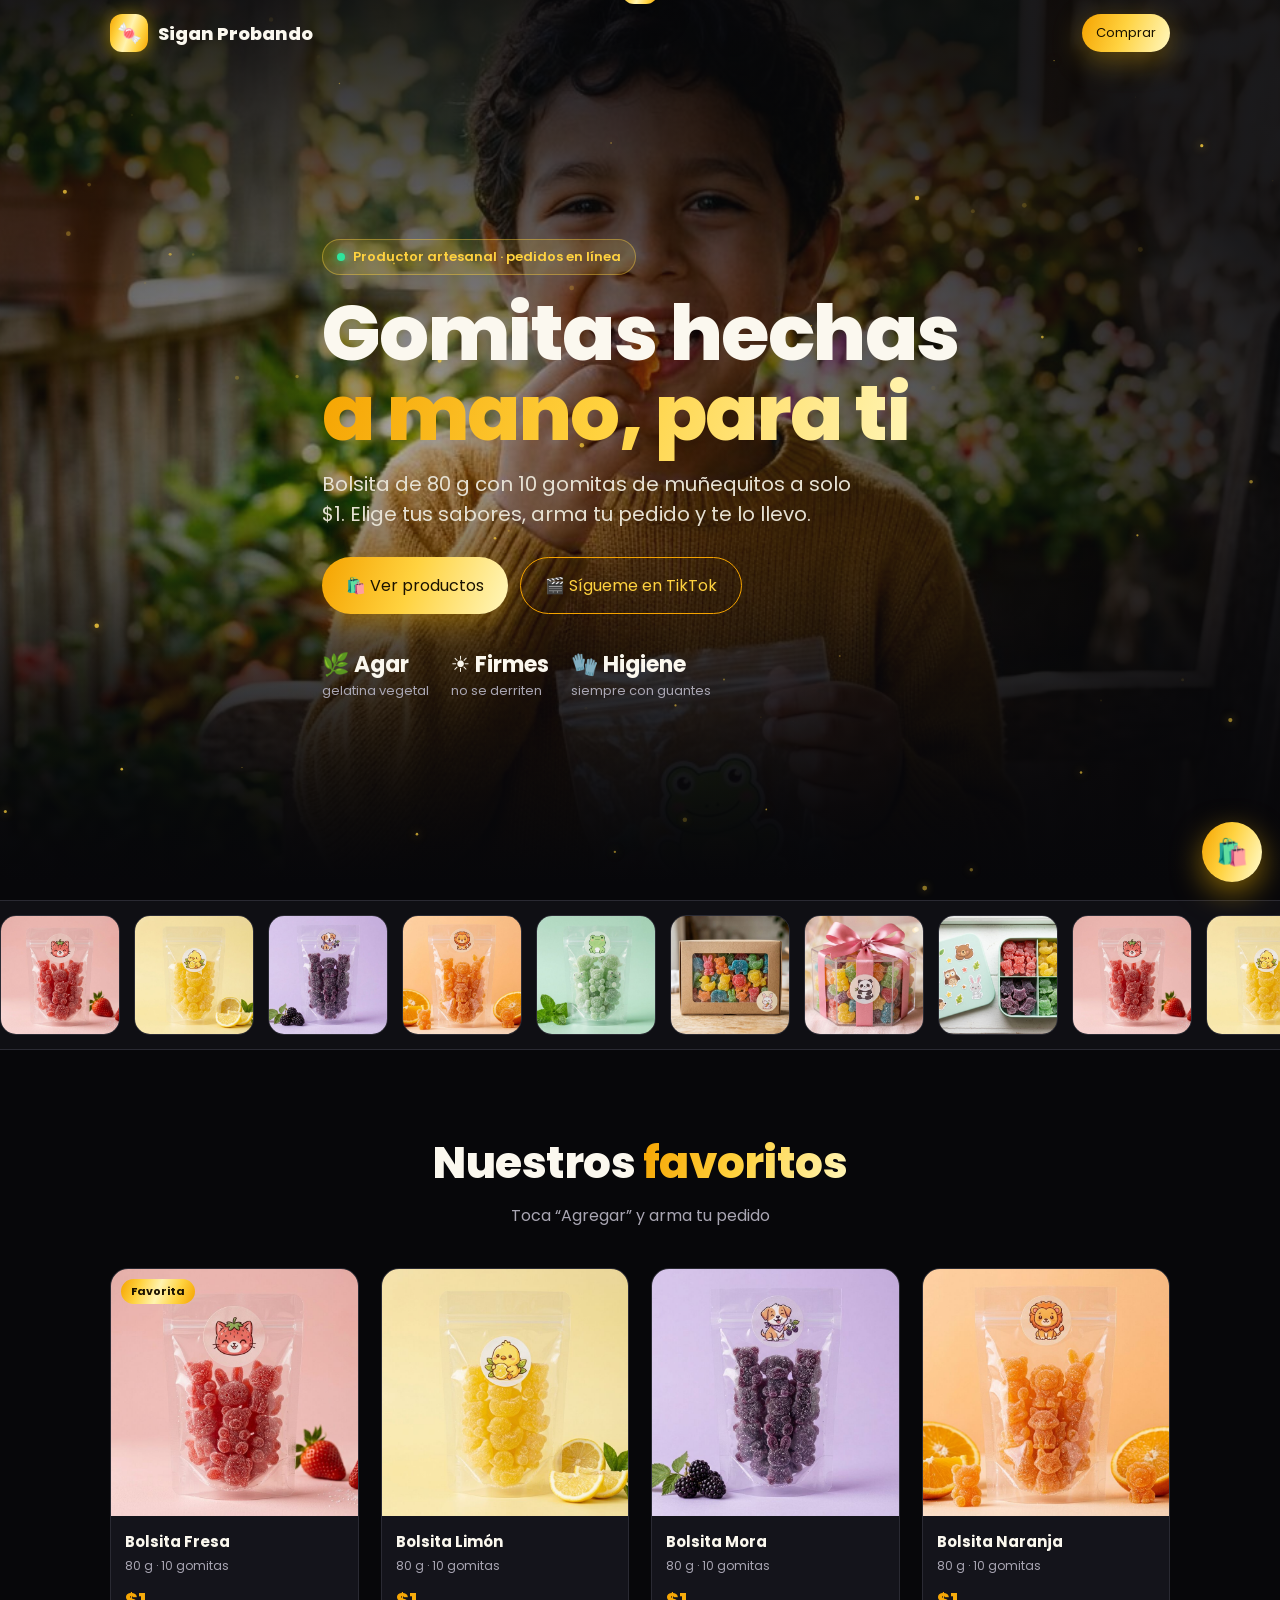
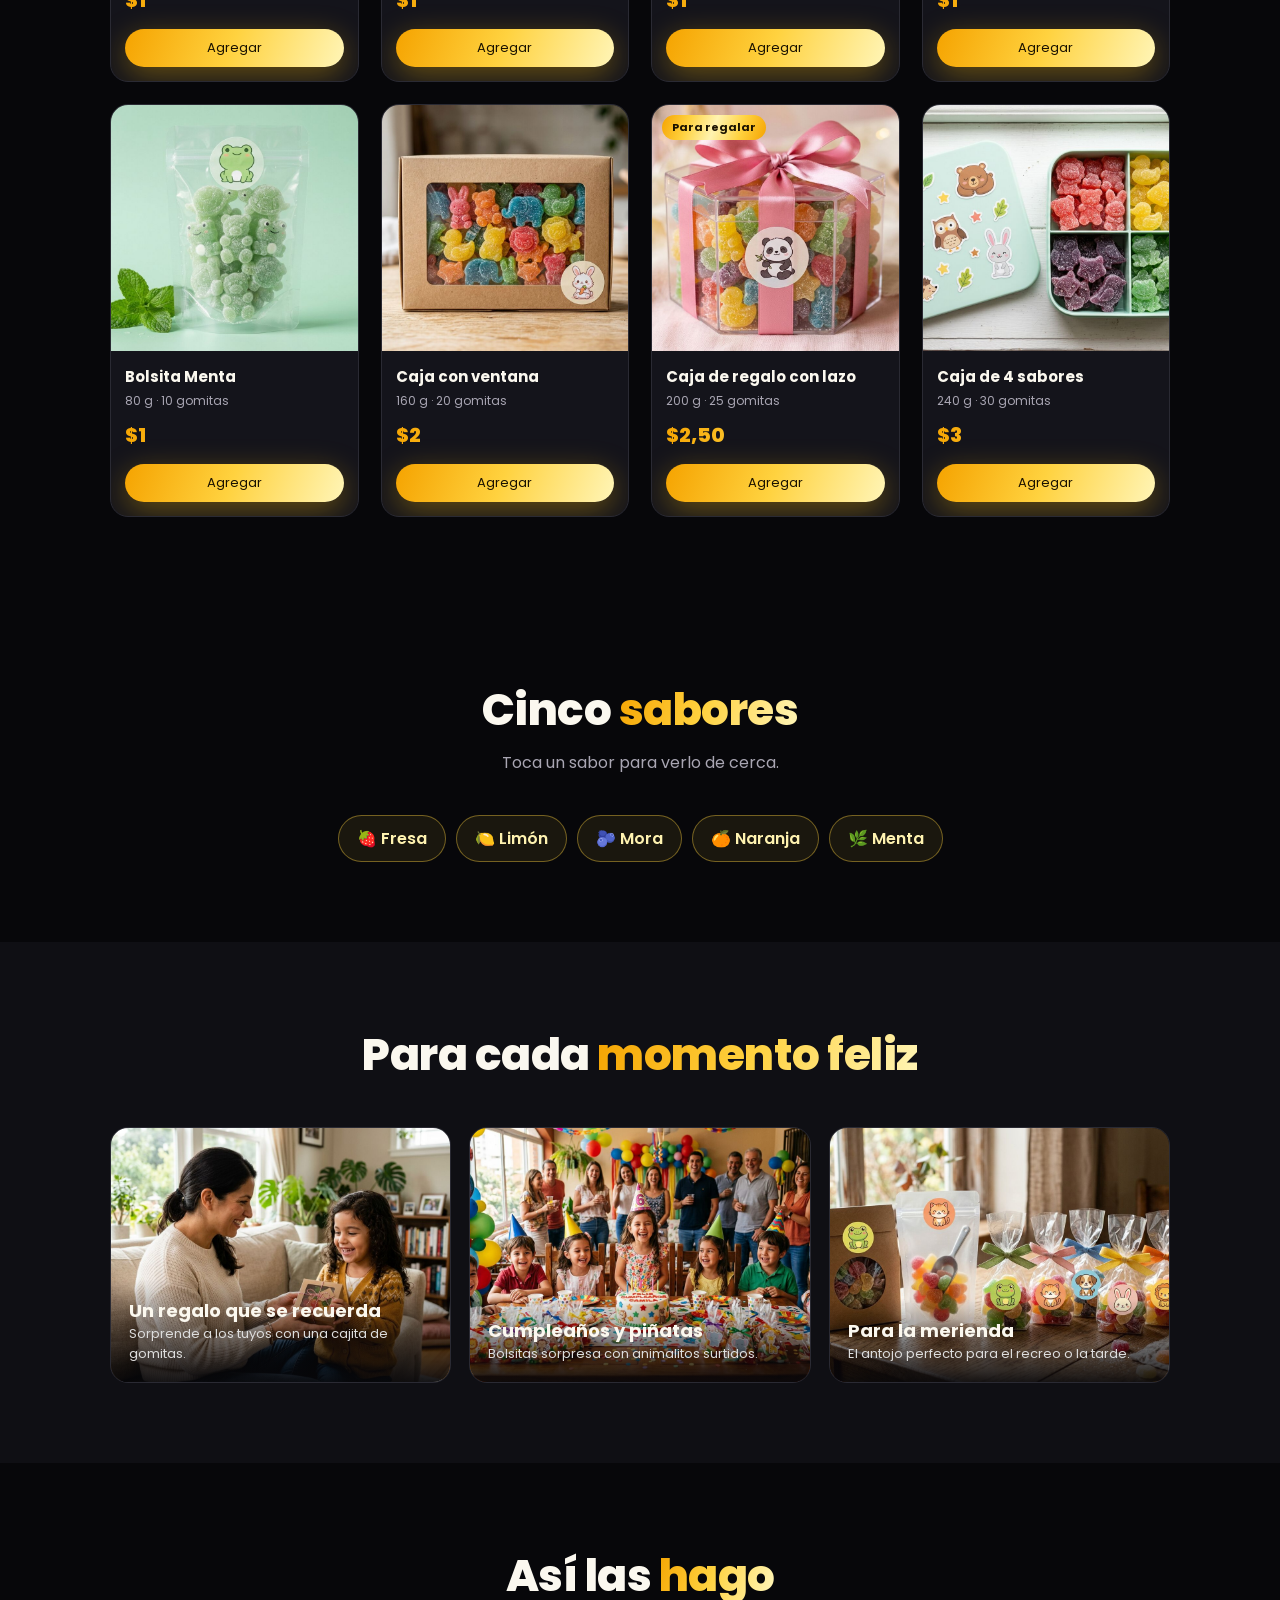
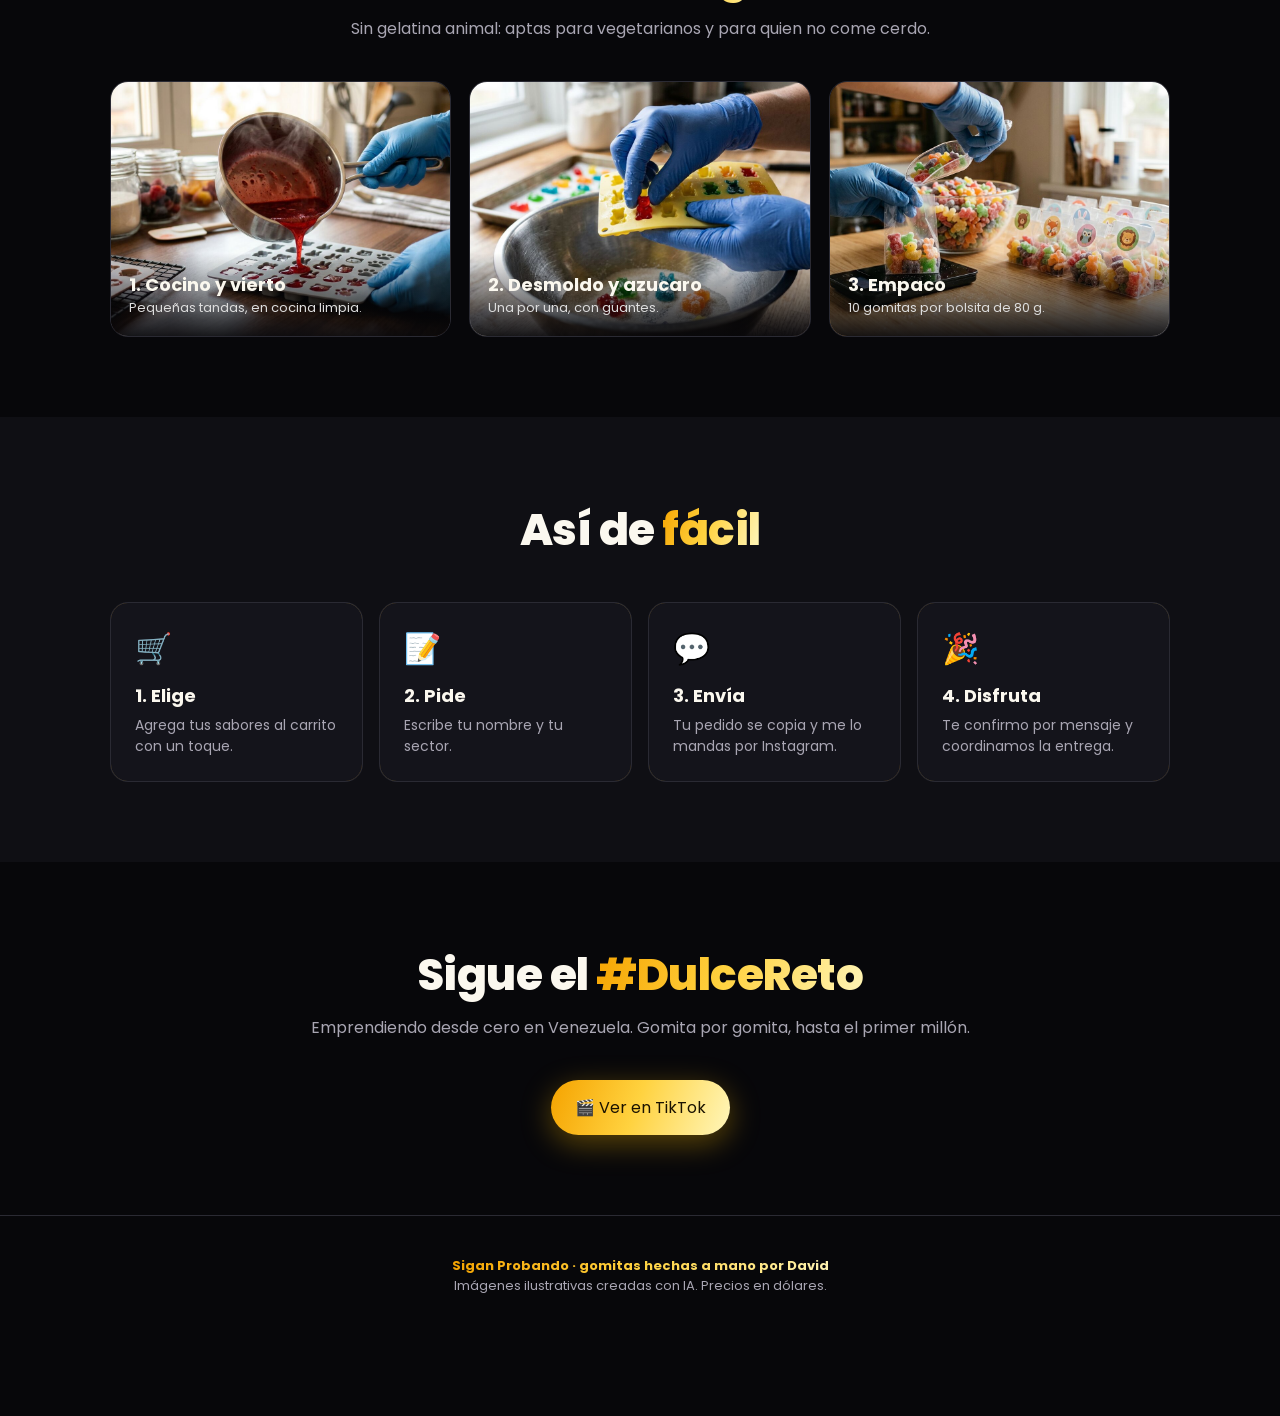
<file: gomitas/index.html>
<!DOCTYPE html>
<html lang="es">
<head>
<meta charset="UTF-8"><meta name="viewport" content="width=device-width,initial-scale=1">
<meta name="theme-color" content="#07070a">
<title>Sigan Probando · Gomitas artesanales</title>
<meta name="description" content="Gomitas artesanales de gelatina vegetal (agar). Bolsita de 80 g, 10 gomitas, a $1.">
<meta property="og:image" content="https://dunig5.github.io/comisiones/gomitas/hero-nino-centrado.jpg">
<link rel="preconnect" href="https://fonts.googleapis.com"><link href="https://fonts.googleapis.com/css2?family=Poppins:wght@400;500;600;700;800&display=swap" rel="stylesheet">
<link rel="stylesheet" href="../lujo.css">
</head>
<body>
<nav class="top" id="nav"><div class="wrap"><a class="brand" href="#"><i>🍬</i><span>Sigan Probando</span></a><span class="sp"></span><a class="btn sm" href="#productos">Comprar</a></div></nav>

<header class="hero">
  <div class="bg" style="background-image:url(hero-nino-centrado.jpg)"></div><div class="shade"></div><canvas id="sparks"></canvas>
  <div class="wrap in">
    <span class="kicker"><b></b> Productor artesanal · pedidos en línea</span>
    <h1>Gomitas hechas<br><span class="gtxt">a mano, para ti</span></h1>
    <p class="lead">Bolsita de 80 g con 10 gomitas de muñequitos a solo $1. Elige tus sabores, arma tu pedido y te lo llevo.</p>
    <div class="ctas"><a class="btn" href="#productos">🛍️ Ver productos</a><a class="btn ghost" href="https://www.tiktok.com/@sigan.probando" target="_blank" rel="noopener">🎬 Sígueme en TikTok</a></div>
    <div class="trust"><div><b>🌿 Agar</b>gelatina vegetal</div><div><b>☀️ Firmes</b>no se derriten</div><div><b>🧤 Higiene</b>siempre con guantes</div></div>
  </div>
</header>

<div class="marquee"><div class="tr" id="mq"></div></div>

<section id="productos"><div class="wrap">
  <div class="sh reveal"><h2>Nuestros <span class="gtxt">favoritos</span></h2><p id="refTxt">Toca “Agregar” y arma tu pedido</p></div>
  <div class="prods" id="prods"></div>
</div></section>

<section><div class="wrap">
  <div class="sh reveal"><h2>Cinco <span class="gtxt">sabores</span></h2><p>Toca un sabor para verlo de cerca.</p></div>
  <div class="chips reveal"><span class="chip" data-s="fresa">🍓 Fresa</span><span class="chip" data-s="limon">🍋 Limón</span><span class="chip" data-s="mora">🫐 Mora</span><span class="chip" data-s="naranja">🍊 Naranja</span><span class="chip" data-s="menta">🌿 Menta</span></div>
</div></section>

<section style="background:var(--bg2)"><div class="wrap">
  <div class="sh reveal"><h2>Para cada <span class="gtxt">momento feliz</span></h2></div>
  <div class="duo">
    <div class="ph-card reveal"><img src="mama-regalo.jpg" alt="Mamá regalando una cajita de gomitas" loading="lazy"><div class="cap"><h3>Un regalo que se recuerda</h3><p>Sorprende a los tuyos con una cajita de gomitas.</p></div></div>
    <div class="ph-card reveal"><img src="cumple-gomitas.jpg" alt="Cumpleaños con bolsitas de gomitas" loading="lazy"><div class="cap"><h3>Cumpleaños y piñatas</h3><p>Bolsitas sorpresa con animalitos surtidos.</p></div></div>
    <div class="ph-card reveal"><img src="presentaciones-artesanal.jpg" alt="Presentaciones artesanales" loading="lazy"><div class="cap"><h3>Para la merienda</h3><p>El antojo perfecto para el recreo o la tarde.</p></div></div>
  </div>
</div></section>

<section><div class="wrap">
  <div class="sh reveal"><h2>Así las <span class="gtxt">hago</span></h2><p>Sin gelatina animal: aptas para vegetarianos y para quien no come cerdo.</p></div>
  <div class="duo">
    <div class="ph-card reveal"><img src="elab-1-guantes.jpg" alt="Vertiendo la mezcla en moldes" loading="lazy"><div class="cap"><h3>1. Cocino y vierto</h3><p>Pequeñas tandas, en cocina limpia.</p></div></div>
    <div class="ph-card reveal"><img src="elab-2-guantes.jpg" alt="Desmoldando y azucarando" loading="lazy"><div class="cap"><h3>2. Desmoldo y azucaro</h3><p>Una por una, con guantes.</p></div></div>
    <div class="ph-card reveal"><img src="elab-3-guantes.jpg" alt="Empacando en bolsitas" loading="lazy"><div class="cap"><h3>3. Empaco</h3><p>10 gomitas por bolsita de 80 g.</p></div></div>
  </div>
</div></section>

<section style="background:var(--bg2)"><div class="wrap">
  <div class="sh reveal"><h2>Así de <span class="gtxt">fácil</span></h2></div>
  <div class="feats">
    <div class="ft reveal"><span class="ic">🛒</span><h3>1. Elige</h3><p>Agrega tus sabores al carrito con un toque.</p></div>
    <div class="ft reveal"><span class="ic">📝</span><h3>2. Pide</h3><p>Escribe tu nombre y tu sector.</p></div>
    <div class="ft reveal"><span class="ic">💬</span><h3>3. Envía</h3><p>Tu pedido se copia y me lo mandas por Instagram.</p></div>
    <div class="ft reveal"><span class="ic">🎉</span><h3>4. Disfruta</h3><p>Te confirmo por mensaje y coordinamos la entrega.</p></div>
  </div>
</div></section>

<section><div class="wrap" style="text-align:center">
  <div class="sh reveal"><h2>Sigue el <span class="gtxt">#DulceReto</span></h2><p>Emprendiendo desde cero en Venezuela. Gomita por gomita, hasta el primer millón.</p></div>
  <a class="btn reveal" href="https://www.tiktok.com/@sigan.probando" target="_blank" rel="noopener">🎬 Ver en TikTok</a>
</div></section>

<footer><span class="gtxt" style="font-weight:700">Sigan Probando · gomitas hechas a mano por David</span><br>Imágenes ilustrativas creadas con IA. Precios en dólares.</footer>

<div class="fab"><button onclick="abrirCarrito()" id="fCart" aria-label="Carrito">🛍️<span class="ct" id="cCart"></span></button></div>
<div class="drawer" id="dCart"><div class="ov" onclick="cerrar()"></div><div class="pn">
  <header><h3>Tu pedido</h3><button class="x" onclick="cerrar()">✕</button></header>
  <div class="ct2" id="cartBody"></div>
</div></div>
<div class="toast" id="toast"></div>

<script>
const TIENDA = { id: 'clientes', tipo: 'al detal', productos: [
  { id: 'fresa', sabor: 'fresa', n: 'Bolsita Fresa', d: '80 g · 10 gomitas', p: 1, img: 'sabor80-fresa.jpg', tag: 'Favorita' },
  { id: 'limon', sabor: 'limon', n: 'Bolsita Limón', d: '80 g · 10 gomitas', p: 1, img: 'sabor80-limon.jpg' },
  { id: 'mora', sabor: 'mora', n: 'Bolsita Mora', d: '80 g · 10 gomitas', p: 1, img: 'sabor80-mora.jpg' },
  { id: 'naranja', sabor: 'naranja', n: 'Bolsita Naranja', d: '80 g · 10 gomitas', p: 1, img: 'sabor80-naranja.jpg' },
  { id: 'menta', sabor: 'menta', n: 'Bolsita Menta', d: '80 g · 10 gomitas', p: 1, img: 'sabor80-menta.jpg' },
  { id: 'caja-ventana', n: 'Caja con ventana', d: '160 g · 20 gomitas', p: 2, img: '../vendedores/pres-caja-ventana.jpg', info: { desc: 'Caja de cartón con ventana transparente: las gomitas se ven desde afuera. Elige uno o dos sabores.', carac: ['Ventana transparente', '20 gomitas surtidas'], ocasiones: ['Detalle de oficina', 'Día del maestro', 'Agradecimiento', 'Merienda compartida'] } },
  { id: 'caja-regalo', n: 'Caja de regalo con lazo', d: '200 g · 25 gomitas', p: 2.5, img: '../vendedores/pres-caja-regalo.jpg', tag: 'Para regalar', info: { desc: 'Caja de regalo con lazo de cinta, lista para entregar sin envolver.', carac: ['Lazo de cinta', '25 gomitas surtidas'], ocasiones: ['Cumpleaños', 'Día de la madre', 'San Valentín', 'Navidad'] } },
  { id: 'caja-4', n: 'Caja de 4 sabores', d: '240 g · 30 gomitas', p: 3, img: '../vendedores/pres-caja-4-sabores.jpg', info: { desc: 'Cuatro compartimientos, un sabor en cada uno: para probarlos todos.', carac: ['4 compartimientos', '30 gomitas'], ocasiones: ['Para compartir en familia', 'Reuniones', 'Regalo especial', 'Fiestas'] } }
]};
</script>
<script src="../lujo.js"></script>
</body>
</html>
</file>
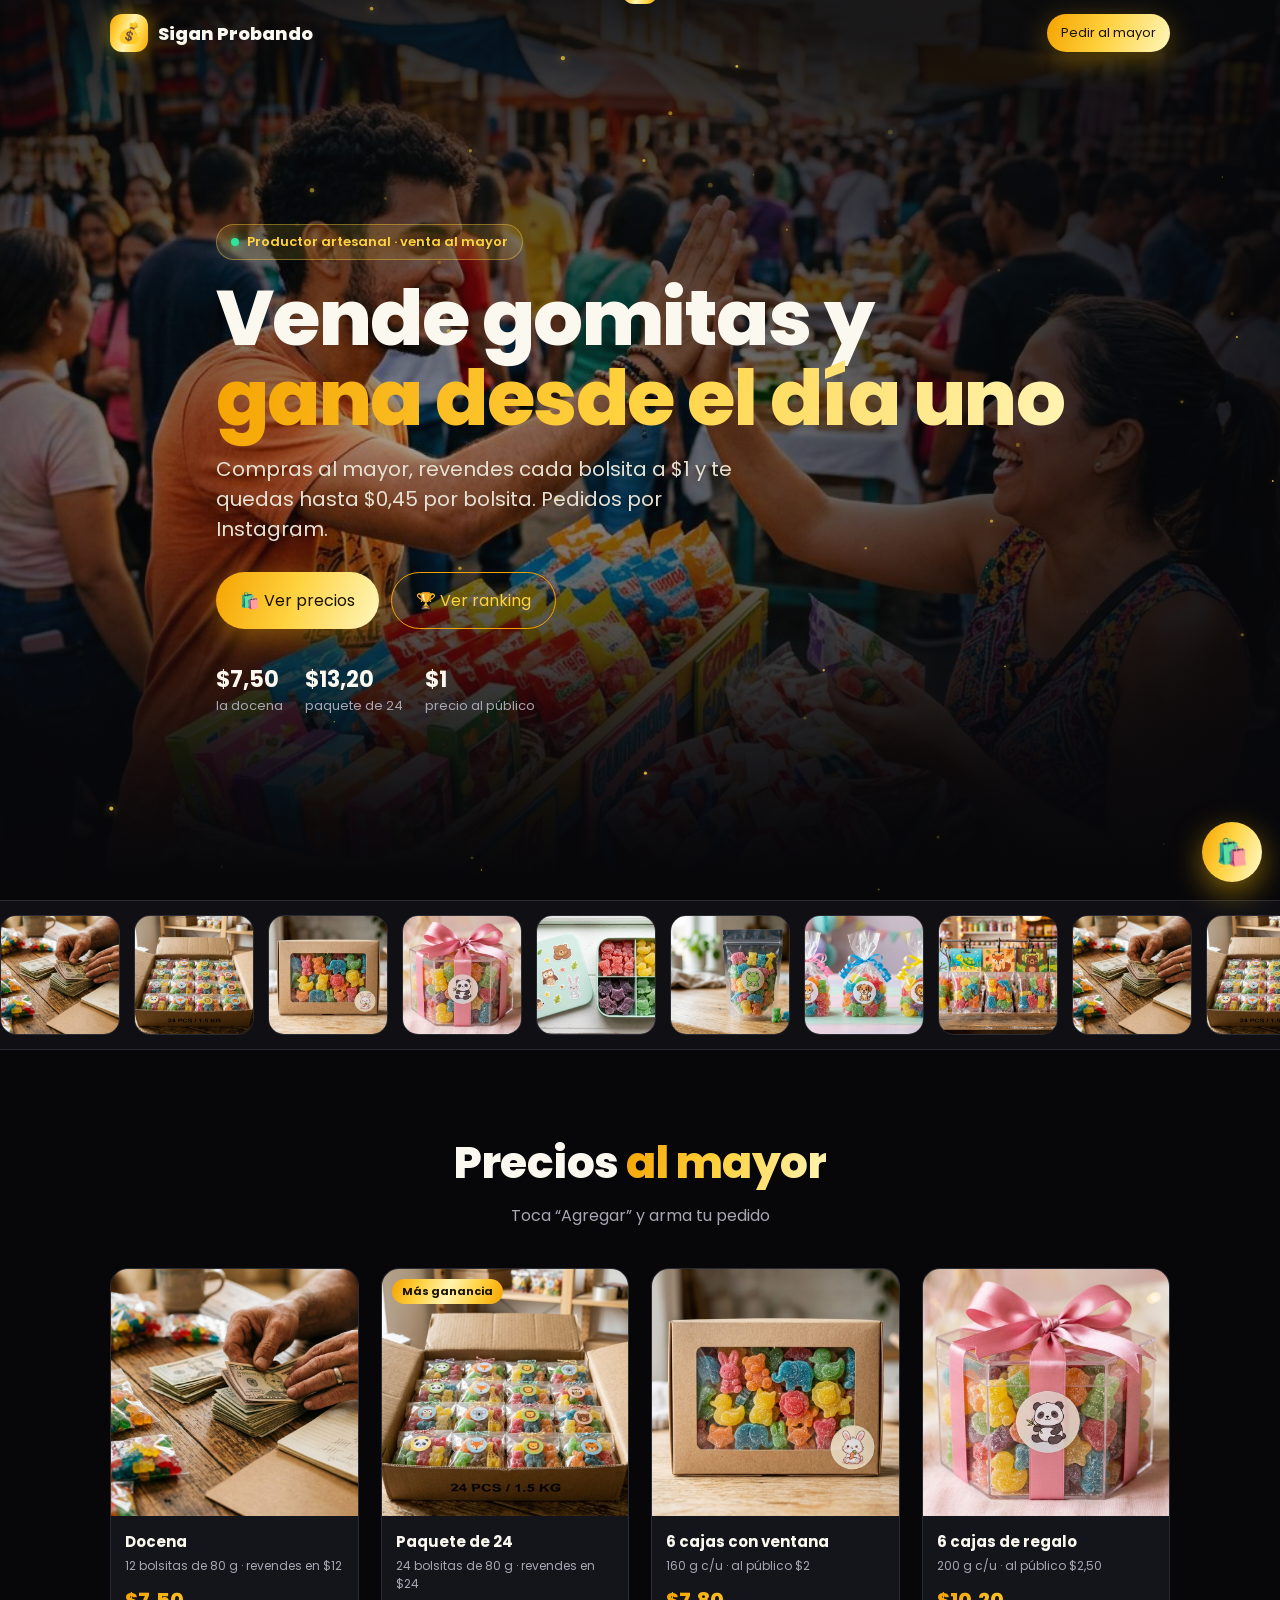
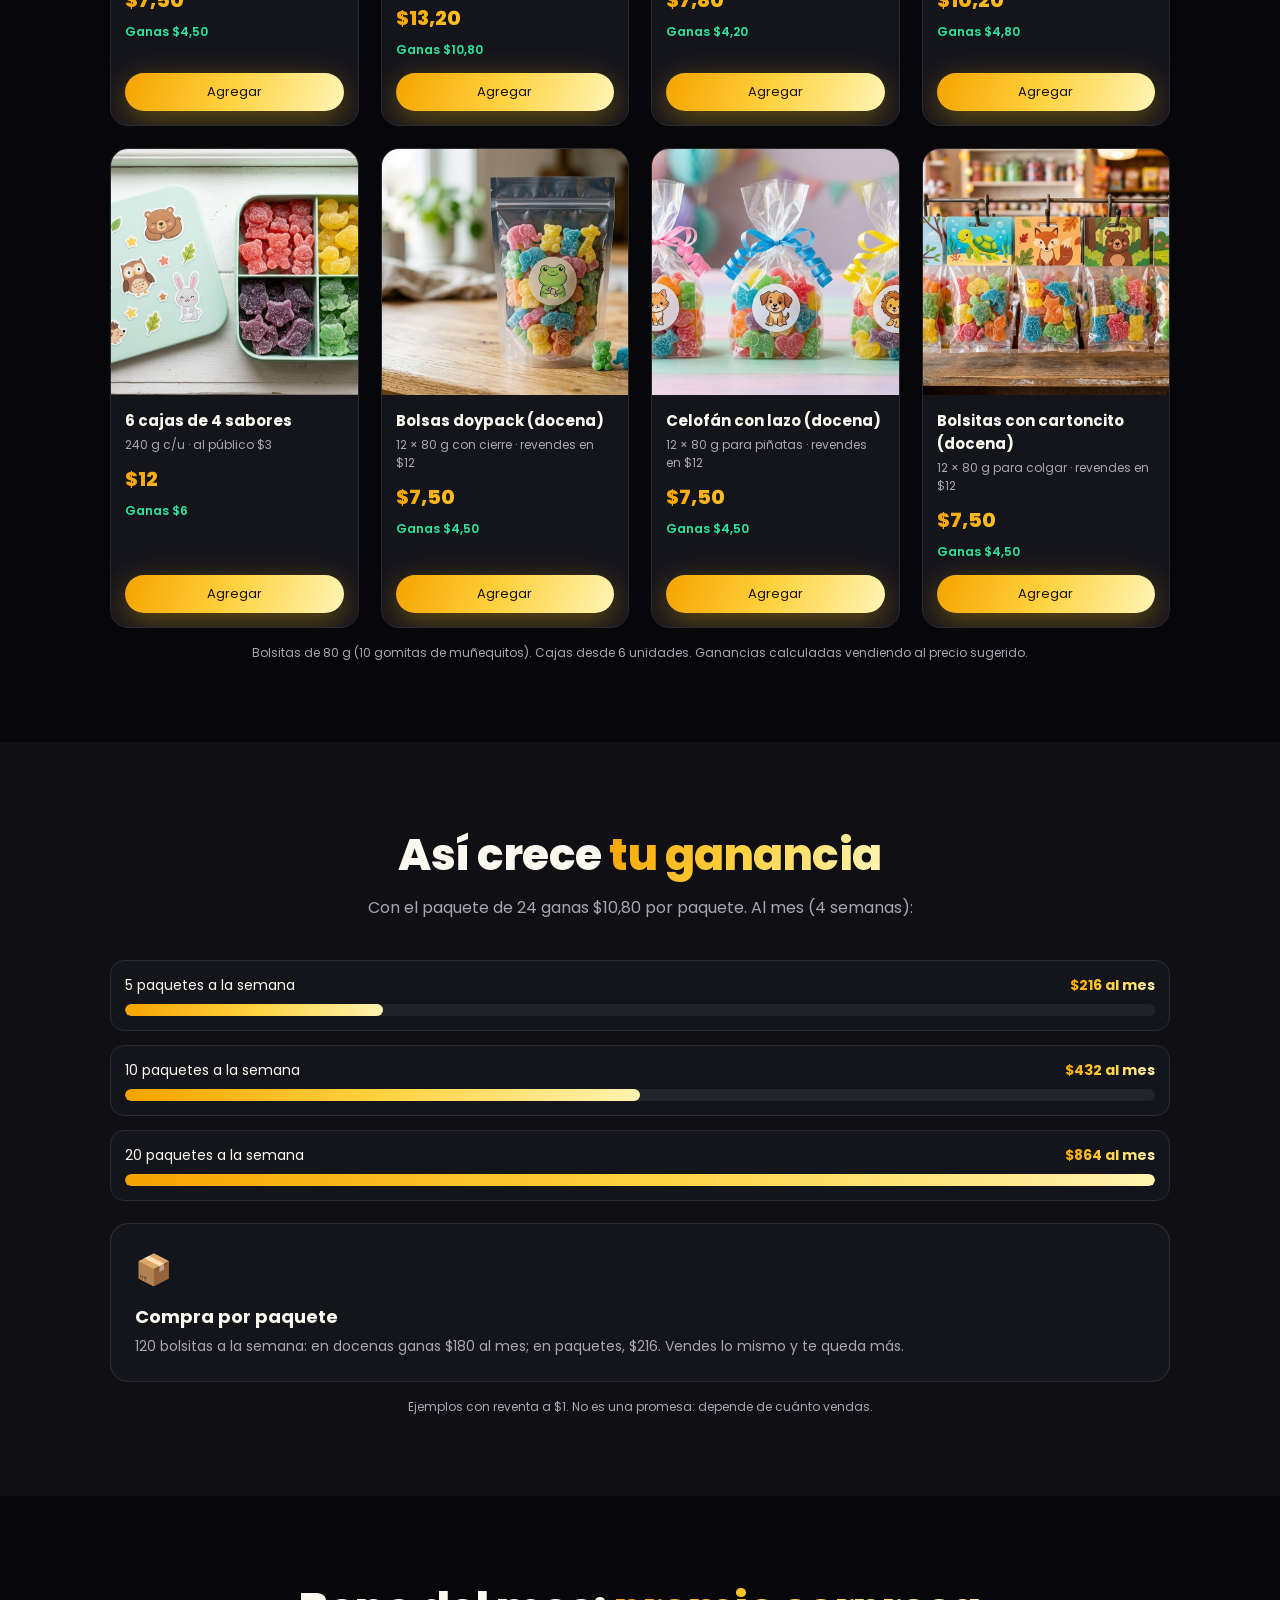
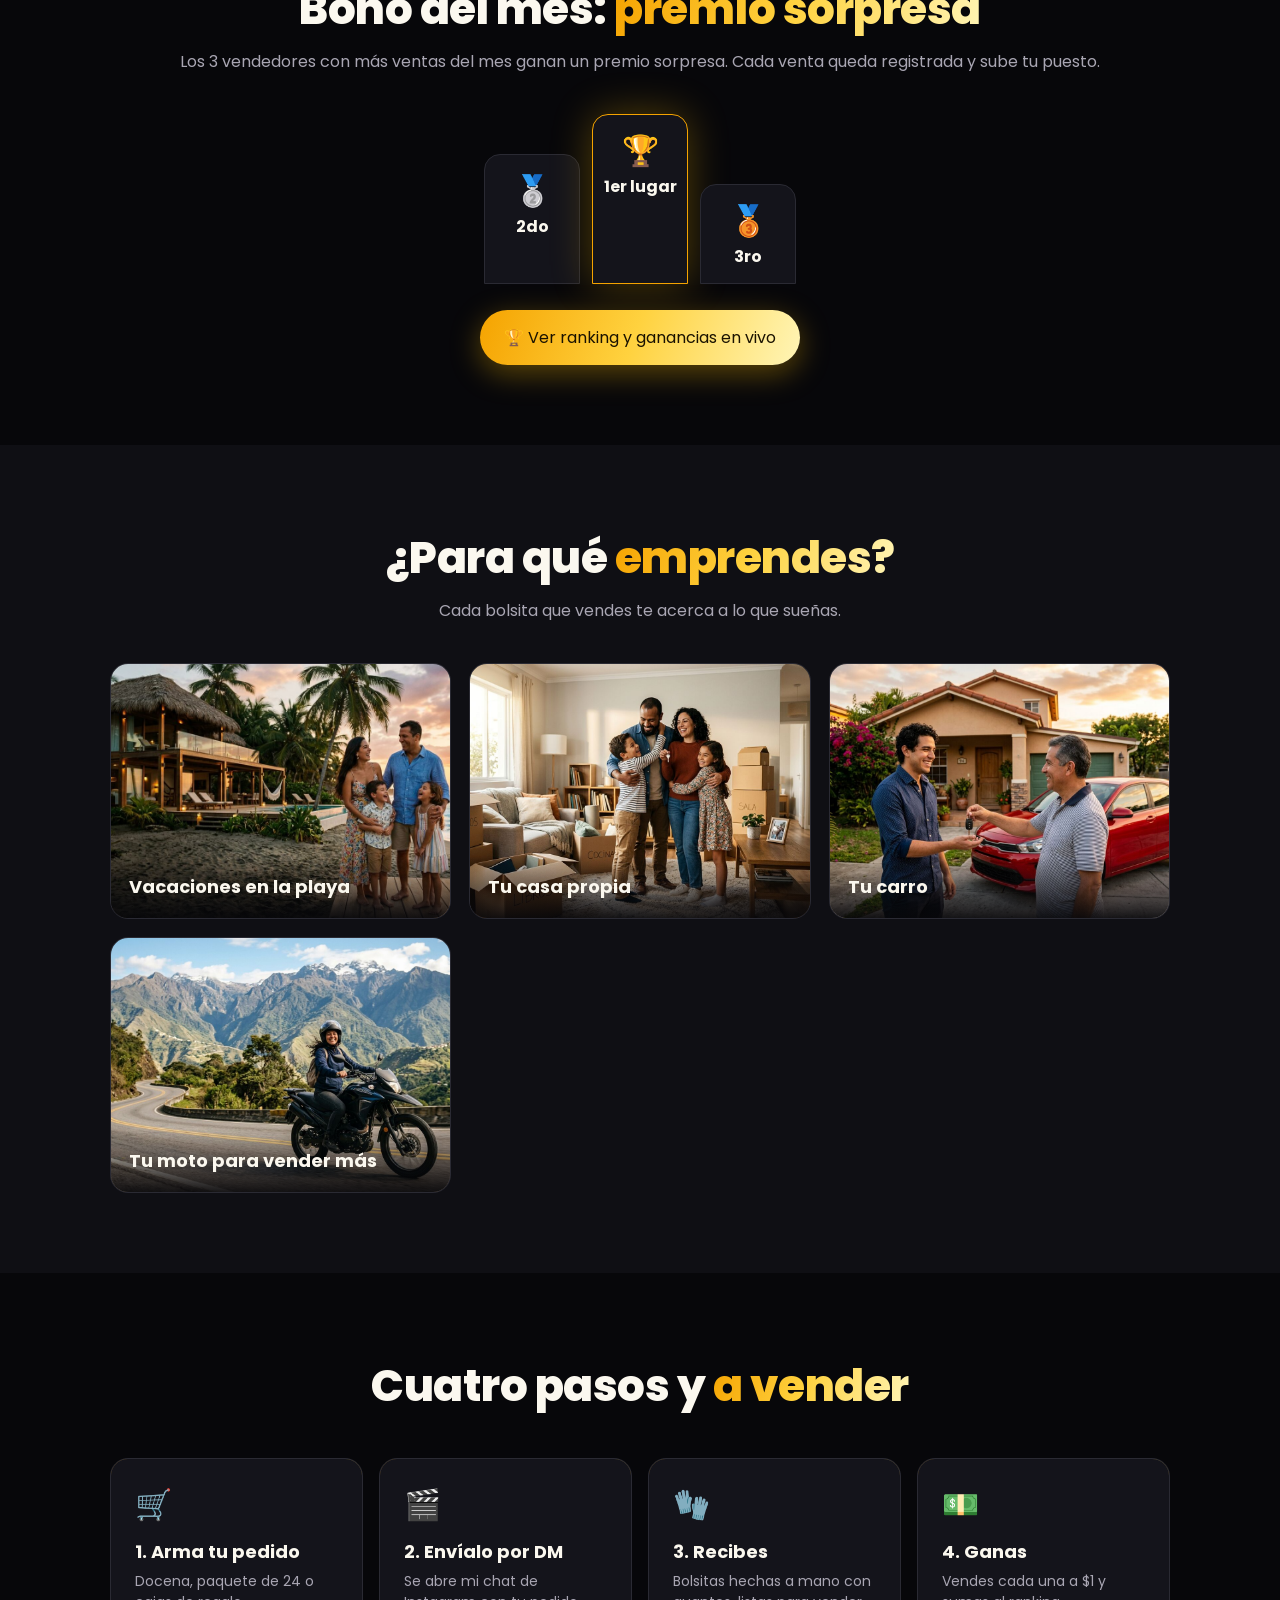
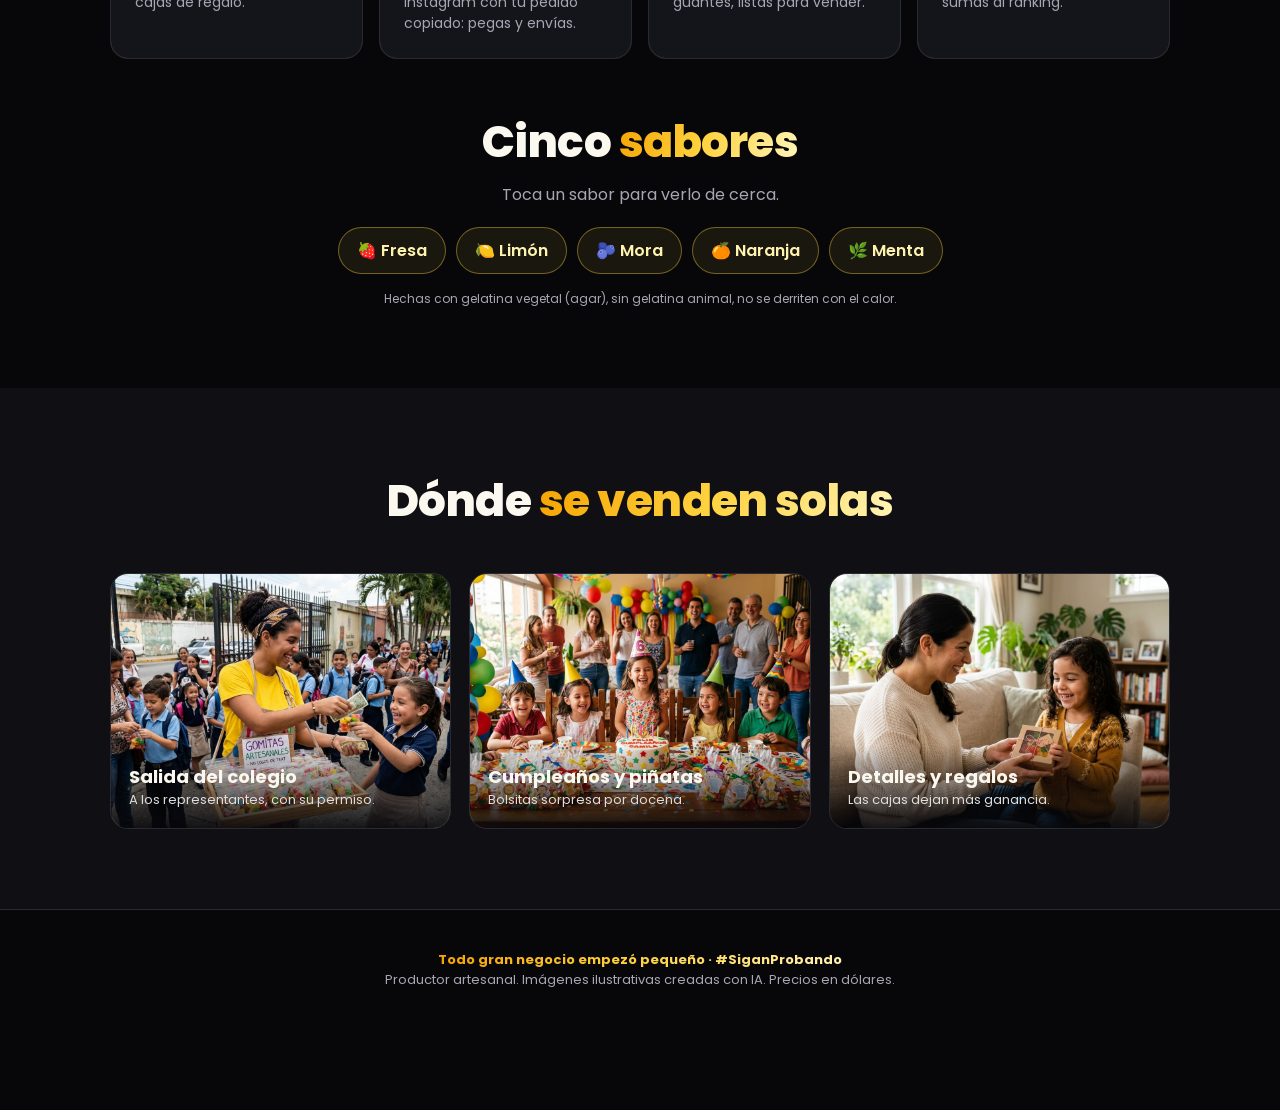
<file: vendedores/index.html>
<!DOCTYPE html>
<html lang="es">
<head>
<meta charset="UTF-8"><meta name="viewport" content="width=device-width,initial-scale=1">
<meta name="theme-color" content="#07070a">
<title>Sigan Probando · Vende gomitas al mayor</title>
<meta name="description" content="Compra gomitas artesanales al mayor, revende a $1 y gana desde el primer día.">
<meta property="og:image" content="https://dunig5.github.io/comisiones/vendedores/vend-mercado.jpg">
<link rel="preconnect" href="https://fonts.googleapis.com"><link href="https://fonts.googleapis.com/css2?family=Poppins:wght@400;500;600;700;800&display=swap" rel="stylesheet">
<link rel="stylesheet" href="../lujo.css">
</head>
<body>
<nav class="top" id="nav"><div class="wrap"><a class="brand" href="#"><i>💰</i><span>Sigan Probando</span></a><span class="sp"></span><a class="btn sm" href="#productos">Pedir al mayor</a></div></nav>

<header class="hero">
  <div class="bg" style="background-image:url(vend-mercado.jpg)"></div><div class="shade"></div><canvas id="sparks"></canvas>
  <div class="wrap in">
    <span class="kicker"><b></b> Productor artesanal · venta al mayor</span>
    <h1>Vende gomitas y<br><span class="gtxt">gana desde el día uno</span></h1>
    <p class="lead">Compras al mayor, revendes cada bolsita a $1 y te quedas hasta $0,45 por bolsita. Pedidos por Instagram.</p>
    <div class="ctas"><a class="btn" href="#productos">🛍️ Ver precios</a><a class="btn ghost" href="../">🏆 Ver ranking</a></div>
    <div class="trust"><div><b>$7,50</b>la docena</div><div><b>$13,20</b>paquete de 24</div><div><b>$1</b>precio al público</div></div>
  </div>
</header>

<div class="marquee"><div class="tr" id="mq"></div></div>

<section id="productos"><div class="wrap">
  <div class="sh reveal"><h2>Precios <span class="gtxt">al mayor</span></h2><p id="refTxt">Toca “Agregar” y arma tu pedido</p></div>
  <div class="prods" id="prods"></div>
  <p class="note">Bolsitas de 80 g (10 gomitas de muñequitos). Cajas desde 6 unidades. Ganancias calculadas vendiendo al precio sugerido.</p>
</div></section>

<section style="background:var(--bg2)"><div class="wrap">
  <div class="sh reveal"><h2>Así crece <span class="gtxt">tu ganancia</span></h2><p>Con el paquete de 24 ganas $10,80 por paquete. Al mes (4 semanas):</p></div>
  <div class="bars reveal">
    <div class="bar"><div class="t"><span>5 paquetes a la semana</span><b class="gtxt">$216 al mes</b></div><div class="f"><i style="width:25%"></i></div></div>
    <div class="bar"><div class="t"><span>10 paquetes a la semana</span><b class="gtxt">$432 al mes</b></div><div class="f"><i style="width:50%"></i></div></div>
    <div class="bar"><div class="t"><span>20 paquetes a la semana</span><b class="gtxt">$864 al mes</b></div><div class="f"><i style="width:100%"></i></div></div>
  </div>
  <div class="feats" style="margin-top:22px">
    <div class="ft reveal"><span class="ic">📦</span><h3>Compra por paquete</h3><p>120 bolsitas a la semana: en docenas ganas $180 al mes; en paquetes, $216. Vendes lo mismo y te queda más.</p></div>
  </div>
  <p class="note">Ejemplos con reventa a $1. No es una promesa: depende de cuánto vendas.</p>
</div></section>

<section><div class="wrap" style="text-align:center">
  <div class="sh reveal"><h2>Bono del mes: <span class="gtxt">premio sorpresa</span></h2><p>Los 3 vendedores con más ventas del mes ganan un premio sorpresa. Cada venta queda registrada y sube tu puesto.</p></div>
  <div class="podio reveal"><div class="p2"><b>🥈</b>2do</div><div class="p1"><b>🏆</b>1er lugar</div><div class="p3"><b>🥉</b>3ro</div></div>
  <a class="btn reveal" href="../">🏆 Ver ranking y ganancias en vivo</a>
</div></section>

<section style="background:var(--bg2)"><div class="wrap">
  <div class="sh reveal"><h2>¿Para qué <span class="gtxt">emprendes?</span></h2><p>Cada bolsita que vendes te acerca a lo que sueñas.</p></div>
  <div class="duo">
    <div class="ph-card reveal"><img src="meta-casa-playa.jpg" alt="Familia en la playa" loading="lazy"><div class="cap"><h3>Vacaciones en la playa</h3></div></div>
    <div class="ph-card reveal"><img src="meta-casa-propia.jpg" alt="Casa propia" loading="lazy"><div class="cap"><h3>Tu casa propia</h3></div></div>
    <div class="ph-card reveal"><img src="meta-carro.jpg" alt="Carro nuevo" loading="lazy"><div class="cap"><h3>Tu carro</h3></div></div>
    <div class="ph-card reveal"><img src="meta-moto.jpg" alt="Moto" loading="lazy"><div class="cap"><h3>Tu moto para vender más</h3></div></div>
  </div>
</div></section>

<section><div class="wrap">
  <div class="sh reveal"><h2>Cuatro pasos y <span class="gtxt">a vender</span></h2></div>
  <div class="feats">
    <div class="ft reveal"><span class="ic">🛒</span><h3>1. Arma tu pedido</h3><p>Docena, paquete de 24 o cajas de regalo.</p></div>
    <div class="ft reveal"><span class="ic">🎬</span><h3>2. Envíalo por DM</h3><p>Se abre mi chat de Instagram con tu pedido copiado: pegas y envías.</p></div>
    <div class="ft reveal"><span class="ic">🧤</span><h3>3. Recibes</h3><p>Bolsitas hechas a mano con guantes, listas para vender.</p></div>
    <div class="ft reveal"><span class="ic">💵</span><h3>4. Ganas</h3><p>Vendes cada una a $1 y sumas al ranking.</p></div>
  </div>
  <div class="sh reveal" style="margin:50px 0 20px"><h2>Cinco <span class="gtxt">sabores</span></h2><p>Toca un sabor para verlo de cerca.</p></div>
  <div class="chips reveal"><span class="chip" data-s="fresa">🍓 Fresa</span><span class="chip" data-s="limon">🍋 Limón</span><span class="chip" data-s="mora">🫐 Mora</span><span class="chip" data-s="naranja">🍊 Naranja</span><span class="chip" data-s="menta">🌿 Menta</span></div>
  <p class="note">Hechas con gelatina vegetal (agar), sin gelatina animal, no se derriten con el calor.</p>
</div></section>

<section style="background:var(--bg2)"><div class="wrap">
  <div class="sh reveal"><h2>Dónde <span class="gtxt">se venden solas</span></h2></div>
  <div class="duo">
    <div class="ph-card reveal"><img src="vend-escuela.jpg" alt="Venta a la salida del colegio" loading="lazy"><div class="cap"><h3>Salida del colegio</h3><p>A los representantes, con su permiso.</p></div></div>
    <div class="ph-card reveal"><img src="cumple-gomitas.jpg" alt="Cumpleaños" loading="lazy"><div class="cap"><h3>Cumpleaños y piñatas</h3><p>Bolsitas sorpresa por docena.</p></div></div>
    <div class="ph-card reveal"><img src="mama-regalo.jpg" alt="Regalo" loading="lazy"><div class="cap"><h3>Detalles y regalos</h3><p>Las cajas dejan más ganancia.</p></div></div>
  </div>
</div></section>

<footer><span class="gtxt" style="font-weight:700">Todo gran negocio empezó pequeño · #SiganProbando</span><br>Productor artesanal. Imágenes ilustrativas creadas con IA. Precios en dólares.</footer>

<div class="fab"><button onclick="abrirCarrito()" id="fCart" aria-label="Carrito">🛍️<span class="ct" id="cCart"></span></button></div>
<div class="drawer" id="dCart"><div class="ov" onclick="cerrar()"></div><div class="pn">
  <header><h3>Tu pedido al mayor</h3><button class="x" onclick="cerrar()">✕</button></header>
  <div class="ct2" id="cartBody"></div>
</div></div>
<div class="toast" id="toast"></div>

<script>
const TIENDA = { id: 'mayor', tipo: 'al mayor', productos: [
  { id: 'docena', n: 'Docena', d: '12 bolsitas de 80 g · revendes en $12', p: 7.5, img: 'vend-dinero.jpg', extra: 'Ganas $4,50', info: { desc: '12 bolsitas de 80 g con 10 gomitas de muñequitos cada una. Ideal para empezar a vender.', carac: ['Mezcla los sabores que quieras', 'Revendes cada bolsita a $1'], ocasiones: ['Salida del colegio', 'Bodegas y kioscos', 'Oficinas', 'Ventas en la calle'] } },
  { id: 'paquete24', n: 'Paquete de 24', d: '24 bolsitas de 80 g · revendes en $24', p: 13.2, img: 'vend-paquete24.jpg', tag: 'Más ganancia', extra: 'Ganas $10,80', info: { desc: 'Caja con 24 bolsitas de 80 g. El que más ganancia te deja por bolsita.', carac: ['$0,55 cada bolsita', 'Ganas $0,45 por bolsita'], ocasiones: ['Vendedores frecuentes', 'Bodegas', 'Ferias y mercados', 'Eventos'] } },
  { id: 'cajas-ventana', n: '6 cajas con ventana', d: '160 g c/u · al público $2', p: 7.8, img: 'pres-caja-ventana.jpg', extra: 'Ganas $4,20', info: { desc: 'Caja de cartón con ventana transparente, 160 g (20 gomitas). Se ven las gomitas desde afuera.', carac: ['Ventana transparente', 'Pagas $1,30 c/u, vendes a $2'], ocasiones: ['Detalle de oficina', 'Día del maestro', 'Agradecimiento', 'Merienda compartida'] } },
  { id: 'cajas-regalo', n: '6 cajas de regalo', d: '200 g c/u · al público $2,50', p: 10.2, img: 'pres-caja-regalo.jpg', extra: 'Ganas $4,80', info: { desc: 'Caja de regalo con lazo, 200 g (25 gomitas). Lista para entregar sin envolver.', carac: ['Lazo de cinta', 'Pagas $1,70 c/u, vendes a $2,50'], ocasiones: ['Cumpleaños', 'Día de la madre', 'San Valentín', 'Navidad'] } },
  { id: 'cajas-4', n: '6 cajas de 4 sabores', d: '240 g c/u · al público $3', p: 12, img: 'pres-caja-4-sabores.jpg', extra: 'Ganas $6', info: { desc: 'Caja con 4 compartimientos, un sabor en cada uno. 240 g (30 gomitas).', carac: ['4 sabores en una caja', 'Pagas $2 c/u, vendes a $3'], ocasiones: ['Regalo especial', 'Reuniones familiares', 'Fiestas', 'Para compartir'] } },
  { id: 'doypack', n: 'Bolsas doypack (docena)', d: '12 × 80 g con cierre · revendes en $12', p: 7.5, img: 'pres-doypack.jpg', extra: 'Ganas $4,50', info: { desc: 'Bolsa doypack con cierre, se mantiene de pie y se vuelve a cerrar.', carac: ['Cierre reutilizable', 'Se para sola en el mostrador'], ocasiones: ['Bodegas', 'Para la cartera o el bolso', 'Viajes', 'Oficina'] } },
  { id: 'celofan', n: 'Celofán con lazo (docena)', d: '12 × 80 g para piñatas · revendes en $12', p: 7.5, img: 'pres-celofan-lazo.jpg', extra: 'Ganas $4,50', info: { desc: 'Bolsita de celofán transparente con lazo de cinta de colores.', carac: ['Lazo de colores', 'Muy vistosa'], ocasiones: ['Piñatas', 'Recuerdos de fiesta', 'Bautizos y comuniones', 'Baby showers'] } },
  { id: 'cartoncito', n: 'Bolsitas con cartoncito (docena)', d: '12 × 80 g para colgar · revendes en $12', p: 7.5, img: 'pres-cartoncito.jpg', extra: 'Ganas $4,50', info: { desc: 'Bolsita con cartoncito de animalito para colgar en exhibidor o gancho.', carac: ['Se cuelga en ganchos', 'Exhibición ordenada'], ocasiones: ['Bodegas y kioscos', 'Panaderías', 'Farmacias', 'Cantinas escolares'] } }
]};
</script>
<script src="../lujo.js"></script>
</body>
</html>
</file>
<file: lujo.css>
:root{--bg:#07070a;--bg2:#0f0f14;--card:#14141b;--line:#2a2a33;--txt:#fbf8ef;--mut:#a9a6b3;
--g1:#fff3b0;--g2:#ffd23f;--g3:#f5a300;--g4:#c07a00;--gold:linear-gradient(110deg,#f5a300 0%,#ffd23f 25%,#fff3b0 50%,#ffd23f 75%,#f5a300 100%);
--ok:#2ee59d;--bad:#ff4d6d;--r:18px}
*{box-sizing:border-box;margin:0;padding:0}
html{scroll-behavior:smooth}
body{font-family:'Poppins',system-ui,-apple-system,Segoe UI,Roboto,sans-serif;background:var(--bg);color:var(--txt);overflow-x:hidden;-webkit-tap-highlight-color:transparent}
a{color:inherit;text-decoration:none}
img{display:block;max-width:100%}
.wrap{max-width:1100px;margin:0 auto;padding:0 20px}
.gtxt{background:var(--gold);background-size:200% auto;-webkit-background-clip:text;background-clip:text;color:transparent;animation:shine 4s linear infinite}
@keyframes shine{to{background-position:200% center}}
.btn{display:inline-flex;align-items:center;justify-content:center;gap:8px;border:0;cursor:pointer;font:600 15px/1 inherit;font-family:inherit;padding:15px 24px;border-radius:999px;color:#1a1200;background:var(--gold);background-size:200% auto;box-shadow:0 8px 30px rgba(255,190,0,.35);transition:.25s;animation:shine 5s linear infinite}
.btn:active{transform:scale(.97)}.btn:hover{box-shadow:0 10px 40px rgba(255,200,0,.55)}
.btn.ghost{background:transparent;color:var(--g2);border:1.5px solid var(--g3);box-shadow:none;animation:none}
.btn.sm{padding:9px 14px;font-size:13px}.btn.full{width:100%}
.btn.dark{background:#22222b;color:var(--txt);box-shadow:none;animation:none}
nav.top{position:fixed;top:0;left:0;right:0;z-index:40;padding:14px 0;transition:.3s}
nav.top.solid{background:rgba(7,7,10,.85);backdrop-filter:blur(14px);border-bottom:1px solid var(--line)}
nav.top .wrap{display:flex;align-items:center;gap:12px}
.brand{display:flex;align-items:center;gap:10px;font-weight:800;font-size:18px}
.brand i{width:38px;height:38px;border-radius:12px;background:var(--gold);display:grid;place-items:center;font-style:normal;font-size:20px;box-shadow:0 0 20px rgba(255,200,0,.5)}
nav.top .sp{flex:1}
/* HERO */
.hero{position:relative;min-height:100vh;display:flex;align-items:center;overflow:hidden;padding:100px 0 60px}
.hero .bg{position:absolute;inset:-5%;background-size:cover;background-position:center;animation:kb 22s ease-in-out infinite alternate;filter:saturate(1.2)}
@keyframes kb{0%{transform:scale(1) translate(0,0)}100%{transform:scale(1.18) translate(-3%,-2%)}}
.hero .shade{position:absolute;inset:0;background:radial-gradient(ellipse at 30% 50%,rgba(7,7,10,.35),rgba(7,7,10,.92) 75%),linear-gradient(to top,var(--bg) 2%,transparent 40%)}
.hero canvas{position:absolute;inset:0;width:100%;height:100%;pointer-events:none}
.hero .in{position:relative;z-index:2}
.kicker{display:inline-flex;gap:8px;align-items:center;padding:7px 14px;border-radius:999px;background:rgba(255,210,63,.12);border:1px solid rgba(255,210,63,.4);color:var(--g2);font-size:13px;font-weight:600;margin-bottom:18px}
.kicker b{width:8px;height:8px;border-radius:50%;background:var(--ok);box-shadow:0 0 10px var(--ok);animation:pulse 1.6s infinite}
@keyframes pulse{50%{opacity:.3}}
.hero h1{font-size:clamp(40px,9vw,78px);line-height:1.02;font-weight:800;letter-spacing:-1.5px;margin-bottom:16px}
.hero p.lead{font-size:clamp(16px,3.6vw,20px);color:#e6e1d3;max-width:540px;margin-bottom:28px}
.hero .ctas{display:flex;gap:12px;flex-wrap:wrap}
.trust{display:flex;gap:22px;margin-top:34px;flex-wrap:wrap;color:var(--mut);font-size:13px}.trust b{display:block;font-size:22px;color:var(--txt)}
/* marquee */
.marquee{overflow:hidden;border-block:1px solid var(--line);background:var(--bg2);padding:14px 0}
.marquee .tr{display:flex;gap:14px;width:max-content;animation:mq 28s linear infinite}
.marquee img{width:120px;height:120px;border-radius:16px;object-fit:cover;border:1px solid var(--line)}
@keyframes mq{to{transform:translateX(-50%)}}
section{padding:80px 0}
.sh{text-align:center;margin-bottom:40px}.sh h2{font-size:clamp(28px,6vw,44px);font-weight:800;letter-spacing:-.5px}.sh p{color:var(--mut);margin-top:8px}
/* productos */
.prods{display:grid;grid-template-columns:repeat(auto-fill,minmax(160px,1fr));gap:16px}
@media(min-width:700px){.prods{grid-template-columns:repeat(4,1fr);gap:22px}}
.pc{background:var(--card);border:1px solid var(--line);border-radius:var(--r);overflow:hidden;position:relative;transition:.35s;display:flex;flex-direction:column}
.pc:hover{transform:translateY(-6px);border-color:rgba(255,210,63,.5);box-shadow:0 20px 50px rgba(255,180,0,.15)}
.pc .ph{aspect-ratio:1;overflow:hidden;position:relative}
.pc .ph img{width:100%;height:100%;object-fit:cover;animation:float 6s ease-in-out infinite}
.pc:nth-child(2n) .ph img{animation-delay:-3s}
@keyframes float{0%,100%{transform:scale(1.04) translateY(0)}50%{transform:scale(1.1) translateY(-6px)}}
.pc .ph::after{content:'';position:absolute;inset:0;background:linear-gradient(115deg,transparent 40%,rgba(255,240,180,.35) 50%,transparent 60%);transform:translateX(-100%);animation:sweep 4.5s ease-in-out infinite}
@keyframes sweep{60%,100%{transform:translateX(100%)}}
.pc .bd{padding:14px;display:flex;flex-direction:column;gap:4px;flex:1}
.pc h3{font-size:15px;font-weight:700}.pc small{color:var(--mut);font-size:12px}
.pc .pr{font-size:20px;font-weight:800;margin:6px 0 10px}
.pc .bd .btn,.pc .qty{margin-top:auto}
.qty{display:flex;align-items:center;justify-content:space-between;background:#1e1e26;border-radius:999px;padding:4px}
.qty button{width:34px;height:34px;border-radius:50%;border:0;background:var(--gold);color:#1a1200;font-size:18px;font-weight:800}
/* features/steps */
.feats{display:grid;grid-template-columns:repeat(auto-fit,minmax(220px,1fr));gap:16px}
.ft{background:var(--card);border:1px solid var(--line);border-radius:var(--r);padding:24px;position:relative;overflow:hidden}
.ft::before{content:'';position:absolute;inset:-1px;border-radius:inherit;padding:1px;background:var(--gold);-webkit-mask:linear-gradient(#000 0 0) content-box,linear-gradient(#000 0 0);-webkit-mask-composite:xor;mask-composite:exclude;opacity:.35}
.ft .ic{font-size:30px;margin-bottom:10px;display:inline-block;animation:bob 3s ease-in-out infinite}
@keyframes bob{50%{transform:translateY(-6px) rotate(-4deg)}}
.ft h3{font-size:18px;margin-bottom:6px}.ft p{color:var(--mut);font-size:14px;line-height:1.5}
.reveal{opacity:0;transform:translateY(30px);transition:1s cubic-bezier(.2,.7,.2,1)}.reveal.on{opacity:1;transform:none}
footer{padding:40px 0 120px;text-align:center;color:var(--mut);font-size:13px;border-top:1px solid var(--line)}
/* carrito flotante + drawer */
.fab{position:fixed;right:18px;bottom:18px;z-index:45;display:flex;flex-direction:column;gap:12px;align-items:flex-end}
.fab button{width:60px;height:60px;border-radius:50%;border:0;background:var(--gold);font-size:26px;box-shadow:0 10px 30px rgba(255,190,0,.5);position:relative;cursor:pointer;animation:shine 5s linear infinite;background-size:200% auto}
.fab .ct{position:absolute;top:-4px;right:-4px;background:var(--bad);color:#fff;font:700 12px/20px sans-serif;min-width:20px;height:20px;border-radius:10px;padding:0 5px}
.fab .ct:empty{display:none}
.ring{animation:ring .6s 2}@keyframes ring{25%{transform:rotate(-15deg)}75%{transform:rotate(15deg)}}
.drawer{position:fixed;inset:0;z-index:60;display:none}.drawer.open{display:block}
.drawer .ov{position:absolute;inset:0;background:rgba(0,0,0,.65);backdrop-filter:blur(4px)}
.drawer .pn{position:absolute;right:0;top:0;bottom:0;width:min(440px,100%);background:var(--bg2);border-left:1px solid var(--line);display:flex;flex-direction:column;animation:sl .35s ease}
@keyframes sl{from{transform:translateX(100%)}}
.drawer header{display:flex;align-items:center;justify-content:space-between;padding:18px 20px;border-bottom:1px solid var(--line)}
.drawer header h3{font-size:18px}.x{background:#22222b;border:0;color:var(--txt);width:36px;height:36px;border-radius:50%;font-size:18px}
.drawer .ct2{flex:1;overflow-y:auto;padding:16px 20px}
.li{display:flex;gap:12px;align-items:center;padding:10px 0;border-bottom:1px solid var(--line)}
.li img{width:56px;height:56px;border-radius:12px;object-fit:cover}.li div{flex:1;font-size:14px}
input,select,textarea{width:100%;background:#0a0a0e;color:var(--txt);border:1px solid var(--line);border-radius:12px;padding:13px;margin:6px 0 12px;font:15px inherit;font-family:inherit;outline:none}
input:focus,select:focus{border-color:var(--g3)}
label{font-size:12px;color:var(--mut);font-weight:500}
.tot{display:flex;justify-content:space-between;font-size:18px;font-weight:800;margin:14px 0}
/* chat */
.msgs{flex:1;overflow-y:auto;padding:16px;display:flex;flex-direction:column;gap:8px}
.m{max-width:80%;padding:10px 14px;border-radius:18px;font-size:14px;line-height:1.4;animation:pop .25s ease}
@keyframes pop{from{transform:scale(.9);opacity:0}}
.m.yo{align-self:flex-end;background:var(--gold);color:#1a1200;border-bottom-right-radius:5px}
.m.el{align-self:flex-start;background:#23232c;border-bottom-left-radius:5px}
.m small{display:block;font-size:10px;opacity:.65;margin-top:3px}
.send{display:flex;gap:8px;padding:12px;border-top:1px solid var(--line)}.send input{margin:0}.send .btn{padding:0 18px}
.toast{position:fixed;top:16px;left:50%;transform:translate(-50%,-150%);background:var(--gold);color:#1a1200;padding:12px 18px;border-radius:14px;font-weight:600;z-index:99;max-width:92%;transition:.35s;box-shadow:0 10px 30px rgba(0,0,0,.5)}
.toast.show{transform:translate(-50%,0)}
.mut{color:var(--mut);font-size:13px}.hide{display:none!important}
.pill{font-size:11px;padding:4px 10px;border-radius:999px;background:#23232c;font-weight:600;text-transform:capitalize}
.pill.nuevo{background:rgba(255,210,63,.15);color:var(--g2)}.pill.confirmado{background:rgba(93,173,226,.15);color:#7cc4f5}
.pill.entregado,.pill.cobrado{background:rgba(46,229,157,.12);color:var(--ok)}
.pinfo{background:#0a0a0e;border:1px solid rgba(255,210,63,.35);border-radius:14px;padding:12px 14px;margin:0 0 12px;font-size:13px}
.pinfo p{margin-top:6px}.pf{display:flex;align-items:center;gap:8px;padding:6px 0;border-bottom:1px dashed var(--line)}
.pf span{color:var(--mut);min-width:70px}.pf b{flex:1;font-family:ui-monospace,monospace;word-break:break-all}
.pf button{background:#22222b;border:0;border-radius:8px;padding:5px 8px;color:var(--txt)}
.vp{margin-top:10px;padding:12px;border-radius:14px;background:rgba(255,210,63,.08);border:1px solid rgba(255,210,63,.35);font-size:13px}
.vp.ok{background:rgba(46,229,157,.08);border-color:rgba(46,229,157,.35)}.vp.no{background:rgba(255,77,109,.08);border-color:rgba(255,77,109,.35)}
.vp b.refn{font-family:ui-monospace,monospace;font-size:17px;letter-spacing:1px}
.pill.rechazado{background:rgba(255,77,109,.12);color:var(--bad)}
/* extras gomitas */
.pc .tag{position:absolute;top:10px;left:10px;z-index:3;background:var(--gold);color:#1a1200;font-size:11px;font-weight:700;padding:4px 10px;border-radius:999px}
.pc .gana{color:var(--ok);font-weight:600;margin:-6px 0 10px}
.duo{display:grid;grid-template-columns:repeat(auto-fit,minmax(260px,1fr));gap:18px}
.ph-card{border-radius:var(--r);overflow:hidden;position:relative;border:1px solid var(--line);aspect-ratio:4/3}
.ph-card img{width:100%;height:100%;object-fit:cover;transition:6s}.ph-card:hover img{transform:scale(1.08)}
.ph-card .cap{position:absolute;inset:auto 0 0 0;padding:18px;background:linear-gradient(transparent,rgba(7,7,10,.92))}
.ph-card .cap h3{font-size:18px}.ph-card .cap p{color:#ddd;font-size:13px}
.chips{display:flex;flex-wrap:wrap;gap:10px;justify-content:center}
.chip{padding:10px 18px;border-radius:999px;border:1px solid rgba(255,210,63,.4);background:rgba(255,210,63,.08);color:var(--g1);font-weight:600}
.big{font-size:clamp(34px,8vw,56px);font-weight:800;line-height:1}
.bars{display:flex;flex-direction:column;gap:14px}
.bar{background:var(--card);border:1px solid var(--line);border-radius:14px;padding:14px}
.bar .t{display:flex;justify-content:space-between;font-size:14px;margin-bottom:8px}
.bar .f{height:12px;border-radius:99px;background:#22222b;overflow:hidden}.bar .f i{display:block;height:100%;background:var(--gold);background-size:200% auto;animation:shine 4s linear infinite;border-radius:99px}
.podio{display:flex;align-items:flex-end;justify-content:center;gap:12px;margin:10px 0 26px}
.podio div{width:96px;border-radius:16px 16px 0 0;background:var(--card);border:1px solid var(--line);text-align:center;padding:14px 6px;font-weight:700}
.podio .p1{height:170px;border-color:var(--g3);box-shadow:0 0 40px rgba(255,190,0,.3)}.podio .p2{height:130px}.podio .p3{height:100px}
.podio b{display:block;font-size:30px}
.note{color:var(--mut);font-size:12px;text-align:center;margin-top:16px}
</file>
